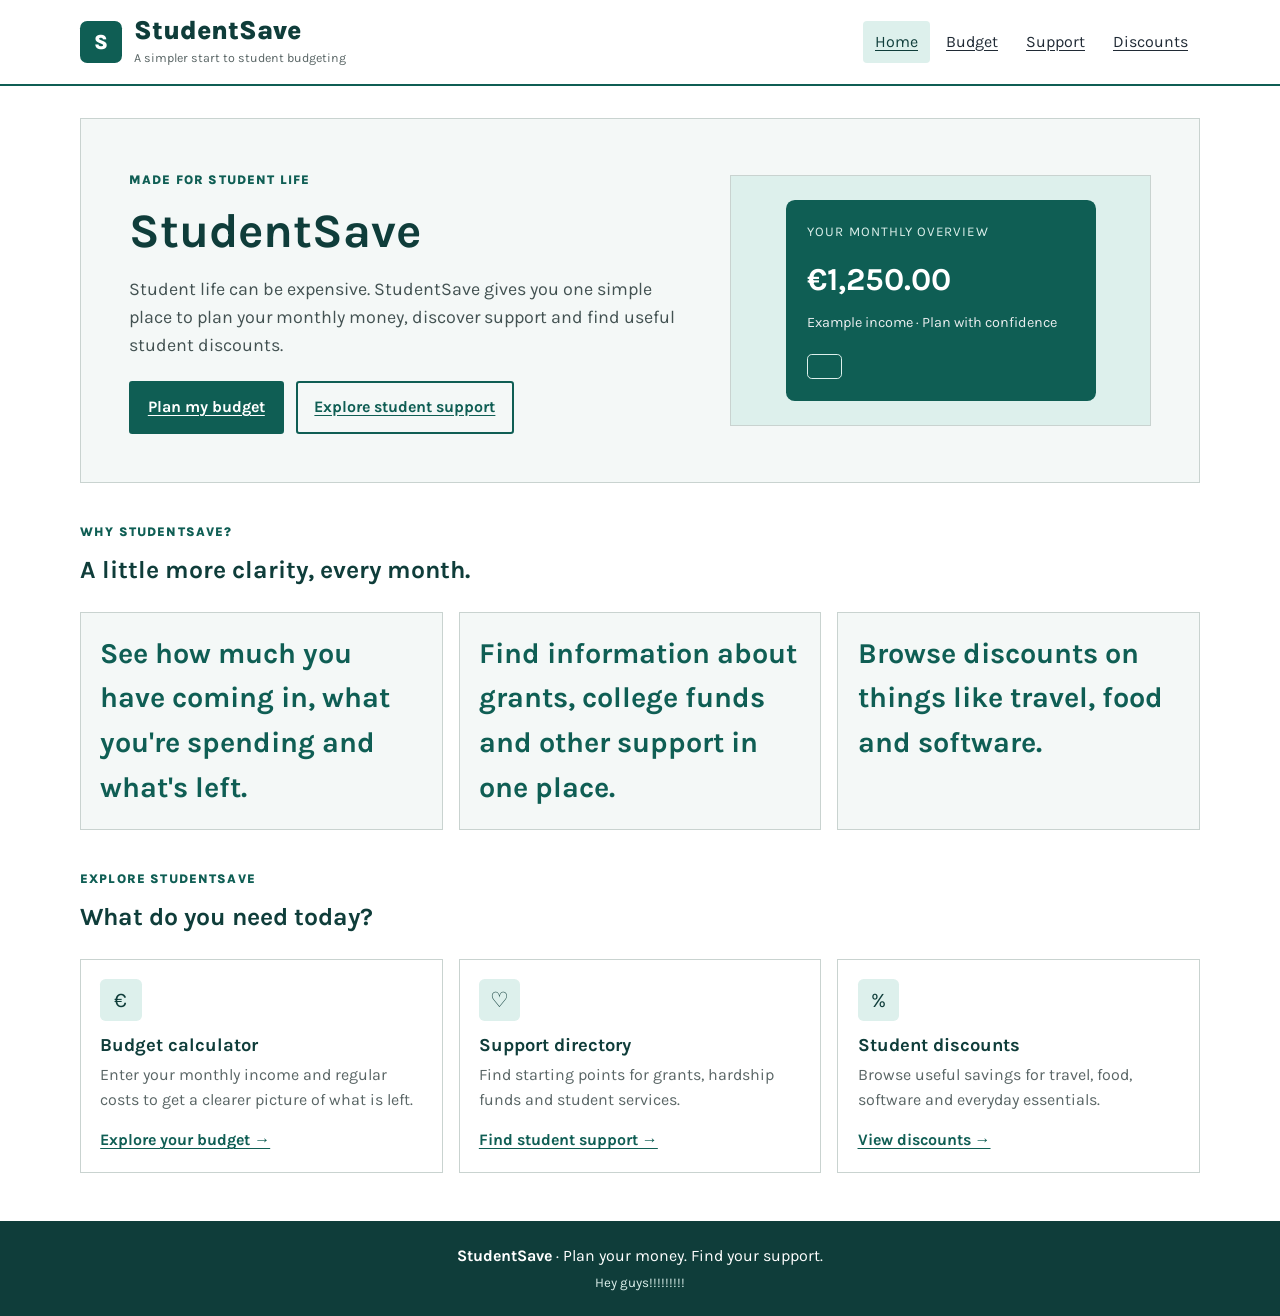
<file: index.html>
<!DOCTYPE html>
<html lang="en">
<head>
    <meta charset="UTF-8">
    <meta name="viewport" content="width=device-width, initial-scale=1.0">
    <meta name="description" content="StudentSave helps students plan their money and find trusted student support.">
    <title>Home | StudentSave</title>
    <link rel="stylesheet" href="styles.css">
    <link rel="preconnect" href="https://fonts.googleapis.com">
    <link rel="preconnect" href="https://fonts.gstatic.com" crossorigin>
    <link href="https://fonts.googleapis.com/css2?family=Karla:wght@400;500;600;700;800&display=swap" rel="stylesheet">
</head>
<body>
    <header class="site-header">
        <div class="header-inner">
            <a class="brand" href="index.html" aria-label="StudentSave home">
                <span class="brand-mark" aria-hidden="true">S</span>
                <span><span class="brand-name">StudentSave</span><span class="brand-tagline">A simpler start to student budgeting</span></span>
            </a>
            <nav aria-label="Main navigation">
                <a href="index.html" aria-current="page">Home</a>
                <a href="budget.html">Budget</a>
                <a href="support.html">Support</a>
                <a href="discounts.html">Discounts</a>
            </nav>
        </div>
    </header>
    <main>
        <section class="hero" aria-labelledby="welcome-title">
            <div class="hero-copy">
                <span class="eyebrow">Made for student life</span>
                <h1 id="welcome-title">StudentSave</h1>
                <p>Student life can be expensive. StudentSave gives you one simple place to plan your monthly money, discover support and find useful student discounts.</p>
                <div class="actions">
                    <a class="button-link" href="budget.html">Plan my budget</a>
                    <a class="button-link secondary" href="support.html">Explore student support</a>
                </div>
            </div>
            <div class="hero-art" aria-label="Illustration of a StudentSave budget card">
                <div class="wallet-card">
                    <small>Your monthly overview</small>
                    <strong>€1,250.00</strong>
                    <span>Example income · Plan with confidence</span>
                    <div class="card-chip" aria-hidden="true"></div>
                </div>
            </div>
        </section>

        <section class="section" aria-labelledby="why-title">
            <div class="section-heading">
                <div><span class="eyebrow">Why StudentSave?</span><h2 id="why-title">A little more clarity, every month.</h2></div>
            
            </div>
            <div class="stats-grid">
                <article class="stat"><strong>See how much you have coming in, what you're spending and what's left.</strong></article>
                <article class="stat"><strong>Find information about grants, college funds and other support in one place.</strong></article>
                <article class="stat"><strong>Browse discounts on things like travel, food and software.</strong></article>
            </div>
        </section>

        <section class="section" aria-labelledby="features-title">
            <div class="section-heading"><div><span class="eyebrow">Explore StudentSave</span><h2 id="features-title">What do you need today?</h2></div></div>
            <div class="feature-grid">
                <article class="feature-card">
                    <span class="feature-icon" aria-hidden="true">€</span>
                    <h3>Budget calculator</h3>
                    <p>Enter your monthly income and regular costs to get a clearer picture of what is left.</p>
                    <a class="text-link" href="budget.html">Explore your budget →</a>
                </article>
                <article class="feature-card">
                    <span class="feature-icon" aria-hidden="true">♡</span>
                    <h3>Support directory</h3>
                    <p>Find starting points for grants, hardship funds and student services.</p>
                    <a class="text-link" href="support.html">Find student support →</a>
                </article>
                <article class="feature-card">
                    <span class="feature-icon" aria-hidden="true">%</span>
                    <h3>Student discounts</h3>
                    <p>Browse useful savings for travel, food, software and everyday essentials.</p>
                    <a class="text-link" href="discounts.html">View discounts →</a>
                </article>
            </div>
        </section>

    </main>
    <footer class="site-footer">
        <p><strong>StudentSave</strong> · Plan your money. Find your support.</p>
        <small>Hey guys!!!!!!!!!
        </small>
    </footer>
</body>
</html>
</file>
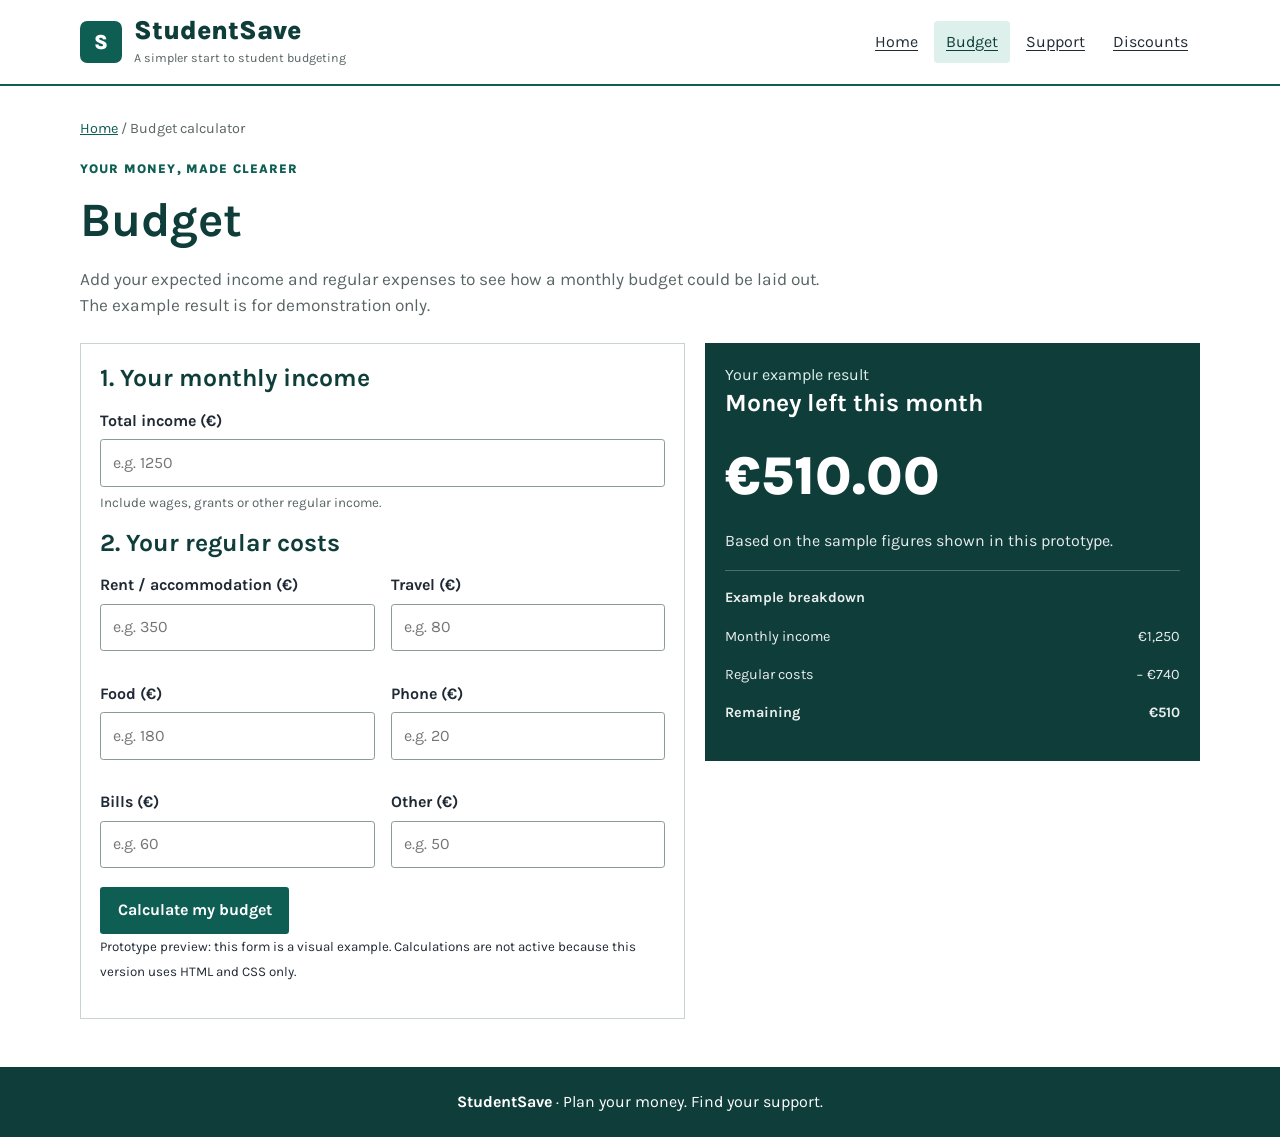
<file: budget.html>
<!DOCTYPE html>
<html lang="en">
<head>
    <meta charset="UTF-8">
    <meta name="viewport" content="width=device-width, initial-scale=1.0">
    <meta name="description" content="StudentSave helps students plan their money and find trusted student support.">
    <title>Budget calculator | StudentSave</title>
    <link rel="stylesheet" href="styles.css">
    <link rel="preconnect" href="https://fonts.googleapis.com">
    <link rel="preconnect" href="https://fonts.gstatic.com" crossorigin>
    <link href="https://fonts.googleapis.com/css2?family=Karla:wght@400;500;600;700;800&display=swap" rel="stylesheet">
</head>
<body>
    <header class="site-header">
        <div class="header-inner">
            <a class="brand" href="index.html" aria-label="StudentSave home">
                <span class="brand-mark" aria-hidden="true">S</span>
                <span><span class="brand-name">StudentSave</span><span class="brand-tagline">A simpler start to student budgeting</span></span>
            </a>
            <nav aria-label="Main navigation">
                <a href="index.html">Home</a>
                <a href="budget.html" aria-current="page">Budget</a>
                <a href="support.html">Support</a>
                <a href="discounts.html">Discounts</a>
            </nav>
        </div>
    </header>
    <main>
        <p class="breadcrumb"><a href="index.html">Home</a> / Budget calculator</p>
        <section class="page-intro">
            <span class="eyebrow">Your money, made clearer</span>
            <h1>Budget</h1>
            <p>Add your expected income and regular expenses to see how a monthly budget could be laid out. The example result is for demonstration only.</p>
        </section>
        <div class="budget-layout">
            <section class="panel" aria-labelledby="income-heading">
                <h2 id="income-heading">1. Your monthly income</h2>
                <div class="field"><label for="income">Total income (€)</label><input id="income" type="number" placeholder="e.g. 1250" aria-describedby="income-help"><small id="income-help">Include wages, grants or other regular income.</small></div>
                <h2>2. Your regular costs</h2>
                <div class="form-grid">
                    <div class="field"><label for="rent">Rent / accommodation (€)</label><input id="rent" type="number" placeholder="e.g. 350"></div>
                    <div class="field"><label for="travel">Travel (€)</label><input id="travel" type="number" placeholder="e.g. 80"></div>
                    <div class="field"><label for="food">Food (€)</label><input id="food" type="number" placeholder="e.g. 180"></div>
                    <div class="field"><label for="phone">Phone (€)</label><input id="phone" type="number" placeholder="e.g. 20"></div>
                    <div class="field"><label for="bills">Bills (€)</label><input id="bills" type="number" placeholder="e.g. 60"></div>
                    <div class="field"><label for="other">Other (€)</label><input id="other" type="number" placeholder="e.g. 50"></div>
                </div>
                <button class="fake-button" type="button">Calculate my budget</button>
                <p><small>Prototype preview: this form is a visual example. Calculations are not active because this version uses HTML and CSS only.</small></p>
            </section>
            <aside class="panel result-panel" aria-labelledby="result-heading">
                <span class="result-label">Your example result</span>
                <h2 id="result-heading">Money left this month</h2>
                <strong class="result-number">€510.00</strong>
                <p>Based on the sample figures shown in this prototype.</p>
                <div class="result-note">
                    <p><strong>Example breakdown</strong></p>
                    <p>Monthly income <span style="float:right">€1,250</span></p>
                    <p>Regular costs <span style="float:right">− €740</span></p>
                    <p><strong>Remaining <span style="float:right">€510</span></strong></p>
                </div>
            </aside>
        </div>
    </main>
    <footer class="site-footer">
        <p><strong>StudentSave</strong> · Plan your money. Find your support.</p>
        
    </footer>
</body>
</html>
</file>
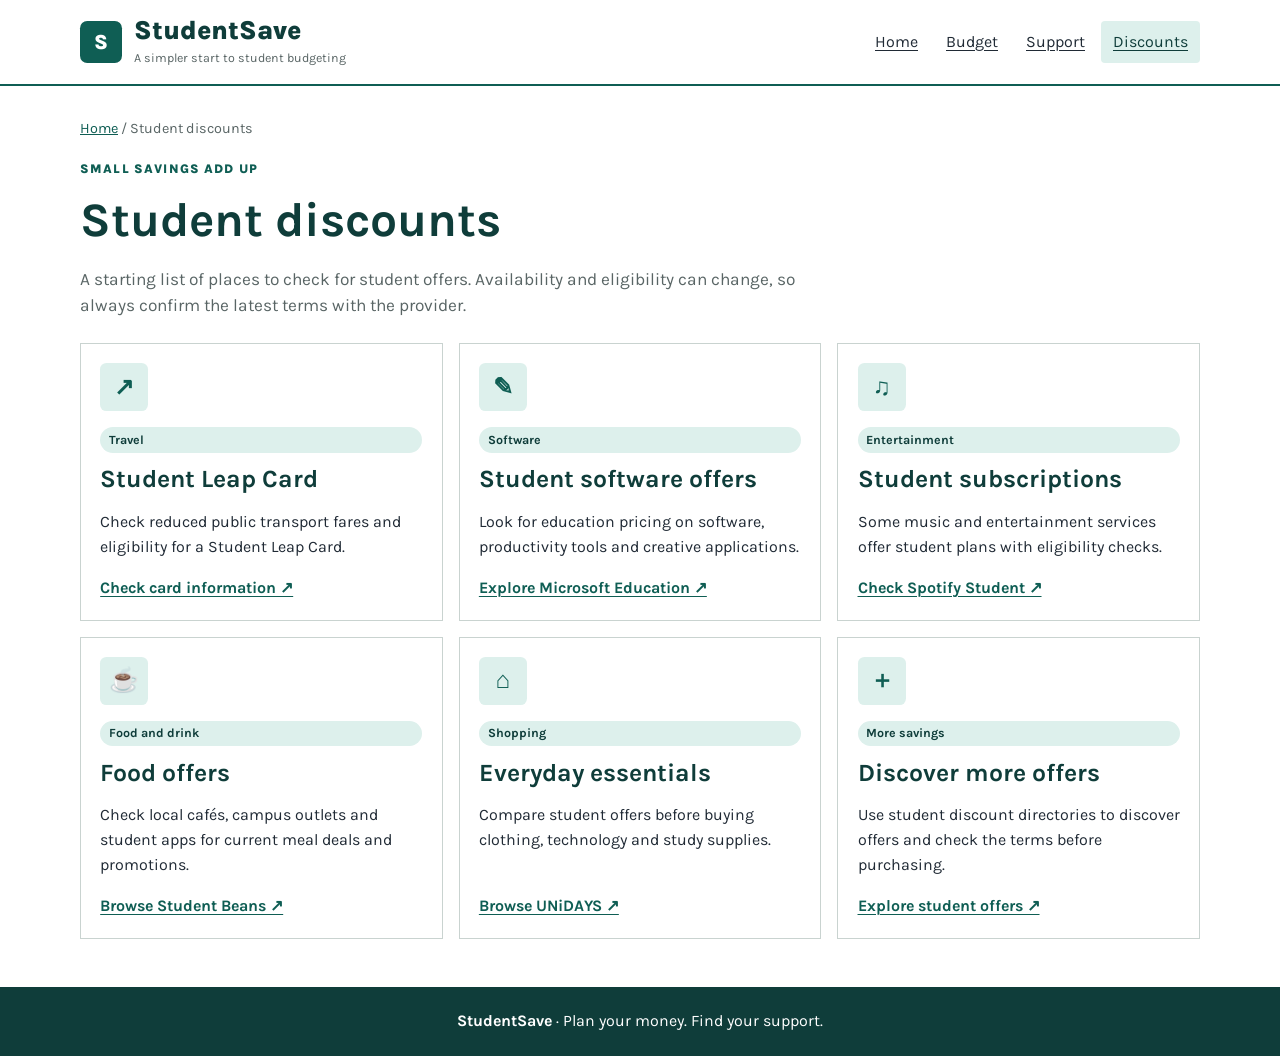
<file: discounts.html>
<!DOCTYPE html>
<html lang="en">
<head>
    <meta charset="UTF-8">
    <meta name="viewport" content="width=device-width, initial-scale=1.0">
    <meta name="description" content="StudentSave helps students plan their money and find trusted student support.">
    <title>Student discounts| StudentSave</title>
    <link rel="stylesheet" href="styles.css">
    <link rel="preconnect" href="https://fonts.googleapis.com">
    <link rel="preconnect" href="https://fonts.gstatic.com" crossorigin>
    <link href="https://fonts.googleapis.com/css2?family=Karla:wght@400;500;600;700;800&display=swap" rel="stylesheet">
</head>
<body>
    <header class="site-header">
        <div class="header-inner">
            <a class="brand" href="index.html" aria-label="StudentSave home">
                <span class="brand-mark" aria-hidden="true">S</span>
                <span><span class="brand-name">StudentSave</span><span class="brand-tagline">A simpler start to student budgeting</span></span>
            </a>
            <nav aria-label="Main navigation">
                <a href="index.html">Home</a>
                <a href="budget.html">Budget</a>
                <a href="support.html">Support</a>
                <a href="discounts.html" aria-current="page">Discounts</a>
            </nav>
        </div>
    </header>
    <main>
        <p class="breadcrumb"><a href="index.html">Home</a> / Student discounts</p>
        <section class="page-intro">
            <span class="eyebrow">Small savings add up</span>
            <h1>Student discounts</h1>
            <p>A starting list of places to check for student offers. Availability and eligibility can change, so always confirm the latest terms with the provider.</p>
        </section>
        <section class="discount-grid" aria-label="Student discount categories">
            <article class="panel discount-card">
                <span class="discount-symbol" aria-hidden="true">↗</span>
                <span class="category-tag">Travel</span>
                <h2>Student Leap Card</h2>
                <p>Check reduced public transport fares and eligibility for a Student Leap Card.</p>
                <a class="text-link" href="https://about.leapcard.ie/young-adult-and-student-leap-cards" target="_blank" rel="noopener">Check card information ↗</a>
            </article>
            <article class="panel discount-card">
                <span class="discount-symbol" aria-hidden="true">✎</span>
                <span class="category-tag">Software</span>
                <h2>Student software offers</h2>
                <p>Look for education pricing on software, productivity tools and creative applications.</p>
                <a class="text-link" href="https://www.microsoft.com/en-ie/education" target="_blank" rel="noopener">Explore Microsoft Education ↗</a>
            </article>
            <article class="panel discount-card">
                <span class="discount-symbol" aria-hidden="true">♫</span>
                <span class="category-tag">Entertainment</span>
                <h2>Student subscriptions</h2>
                <p>Some music and entertainment services offer student plans with eligibility checks.</p>
                <a class="text-link" href="https://www.spotify.com/ie/student/" target="_blank" rel="noopener">Check Spotify Student ↗</a>
            </article>
            <article class="panel discount-card">
                <span class="discount-symbol" aria-hidden="true">☕</span>
                <span class="category-tag">Food and drink</span>
                <h2>Food offers</h2>
                <p>Check local cafés, campus outlets and student apps for current meal deals and promotions.</p>
                <a class="text-link" href="https://www.studentbeans.com/ie" target="_blank" rel="noopener">Browse Student Beans ↗</a>
            </article>
            <article class="panel discount-card">
                <span class="discount-symbol" aria-hidden="true">⌂</span>
                <span class="category-tag">Shopping</span>
                <h2>Everyday essentials</h2>
                <p>Compare student offers before buying clothing, technology and study supplies.</p>
                <a class="text-link" href="https://www.myunidays.com/IE/en-IE" target="_blank" rel="noopener">Browse UNiDAYS ↗</a>
            </article>
            <article class="panel discount-card">
                <span class="discount-symbol" aria-hidden="true">＋</span>
                <span class="category-tag">More savings</span>
                <h2>Discover more offers</h2>
                <p>Use student discount directories to discover offers and check the terms before purchasing.</p>
                <a class="text-link" href="https://www.studentbeans.com/ie" target="_blank" rel="noopener">Explore student offers ↗</a>
            </article>
        </section>
        
    </main>
    <footer class="site-footer">
        <p><strong>StudentSave</strong> · Plan your money. Find your support.</p>
    
    </footer>
</body>
</html>
</file>
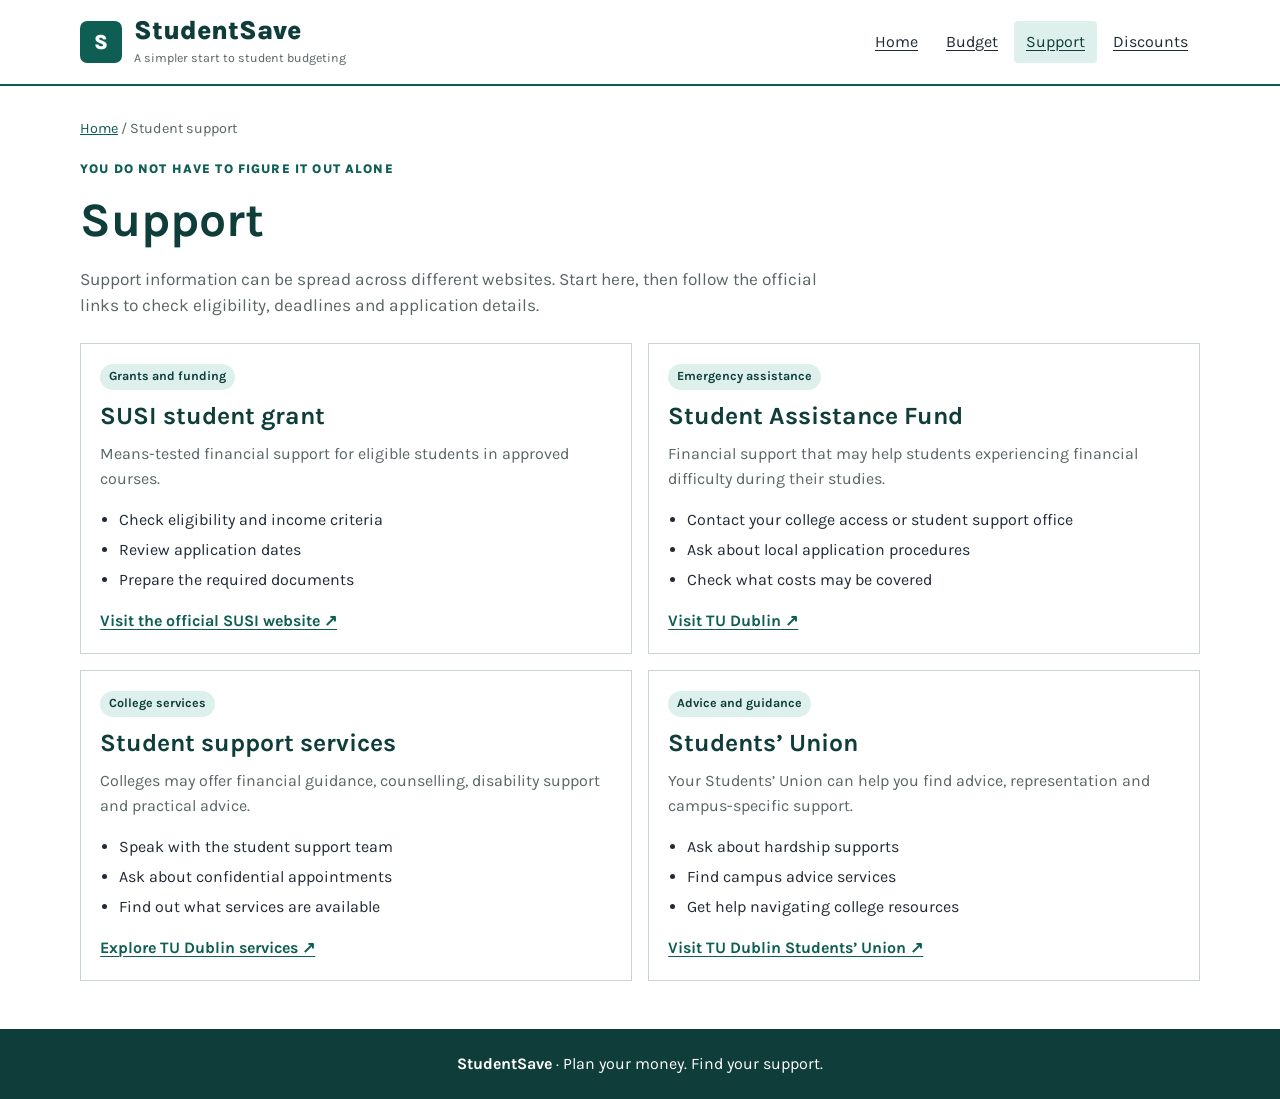
<file: support.html>
<!DOCTYPE html>
<html lang="en">
<head>
    <meta charset="UTF-8">
    <meta name="viewport" content="width=device-width, initial-scale=1.0">
    <meta name="description" content="StudentSave helps students plan their money and find trusted student support.">
    <title>Student support | StudentSave</title>
    <link rel="stylesheet" href="styles.css">
    <link rel="preconnect" href="https://fonts.googleapis.com">
    <link rel="preconnect" href="https://fonts.gstatic.com" crossorigin>
    <link href="https://fonts.googleapis.com/css2?family=Karla:wght@400;500;600;700;800&display=swap" rel="stylesheet">
</head>
<body>
    <header class="site-header">
        <div class="header-inner">
            <a class="brand" href="index.html" aria-label="StudentSave home">
                <span class="brand-mark" aria-hidden="true">S</span>
                <span><span class="brand-name">StudentSave</span><span class="brand-tagline">A simpler start to student budgeting</span></span>
            </a>
            <nav aria-label="Main navigation">
                <a href="index.html">Home</a>
                <a href="budget.html">Budget</a>
                <a href="support.html" aria-current="page">Support</a>
                <a href="discounts.html">Discounts</a>
            </nav>
        </div>
    </header>
    <main>
        <p class="breadcrumb"><a href="index.html">Home</a> / Student support</p>
        <section class="page-intro">
            <span class="eyebrow">You do not have to figure it out alone</span>
            <h1>Support</h1>
            <p>Support information can be spread across different websites. Start here, then follow the official links to check eligibility, deadlines and application details.</p>
        </section>
        <section class="support-grid" aria-label="Student support options">
            <article class="listing-card">
                <span class="category-tag">Grants and funding</span>
                <h2>SUSI student grant</h2>
                <p>Means-tested financial support for eligible students in approved courses.</p>
                <ul><li>Check eligibility and income criteria</li><li>Review application dates</li><li>Prepare the required documents</li></ul>
                <a class="text-link" href="https://www.susi.ie/" target="_blank" rel="noopener">Visit the official SUSI website ↗</a>
            </article>
            <article class="listing-card">
                <span class="category-tag">Emergency assistance</span>
                <h2>Student Assistance Fund</h2>
                <p>Financial support that may help students experiencing financial difficulty during their studies.</p>
                <ul><li>Contact your college access or student support office</li><li>Ask about local application procedures</li><li>Check what costs may be covered</li></ul>
                <a class="text-link" href="https://www.tudublin.ie/" target="_blank" rel="noopener">Visit TU Dublin ↗</a>
            </article>
            <article class="listing-card">
                <span class="category-tag">College services</span>
                <h2>Student support services</h2>
                <p>Colleges may offer financial guidance, counselling, disability support and practical advice.</p>
                <ul><li>Speak with the student support team</li><li>Ask about confidential appointments</li><li>Find out what services are available</li></ul>
                <a class="text-link" href="https://www.tudublin.ie/" target="_blank" rel="noopener">Explore TU Dublin services ↗</a>
            </article>
            <article class="listing-card">
                <span class="category-tag">Advice and guidance</span>
                <h2>Students’ Union</h2>
                <p>Your Students’ Union can help you find advice, representation and campus-specific support.</p>
                <ul><li>Ask about hardship supports</li><li>Find campus advice services</li><li>Get help navigating college resources</li></ul>
                <a class="text-link" href="https://www.tudublinsu.ie/" target="_blank" rel="noopener">Visit TU Dublin Students’ Union ↗</a>
            </article>
        </section>
        
    </main>
    <footer class="site-footer">
        <p><strong>StudentSave</strong> · Plan your money. Find your support.</p>
    </footer>
</body>
</html>
</file>
<file: styles.css>
/* StudentSave prototype — HTML and CSS only */
:root {
    color-scheme: light;
    --teal: #0F5E54;
    --teal-bright: #1A9988;
    --teal-dark: #0F3D3A;
    --teal-pale: #DDF0EC;
    --ink: #202A35;
    --muted: #596565;
    --paper: #FFFFFF;
    --soft: #F4F8F7;
    --line: #C9D3D0;
    --warm: #FDEBDF;
    font-size: 100%;
}
* { box-sizing: border-box; }
html { scroll-behavior: smooth; }
body {
    margin: 0;
    color: var(--ink);
    background: var(--paper);
    font-family: "Karla", Arial, sans-serif;
    font-size: 1rem;
    line-height: 1.55;
}
a { color: var(--teal); }
a:hover { color: var(--teal-dark); }
a:focus-visible, input:focus-visible, button:focus-visible {
    outline: .2rem solid var(--teal-bright);
    outline-offset: .2rem;
}
.site-header {
    padding: 1rem max(1.25rem, calc((100% - 1120px) / 2));
    background: #fff;
    border-bottom: .16rem solid var(--teal);
}
.header-inner {
    display: flex;
    align-items: center;
    justify-content: space-between;
    gap: 1.25rem;
    flex-wrap: wrap;
}
.brand {
    display: flex;
    align-items: center;
    gap: .7rem;
    color: var(--teal-dark);
    text-decoration: none;
}
.brand-mark {
    display: grid;
    place-items: center;
    width: 2.65rem;
    height: 2.65rem;
    color: #fff;
    background: var(--teal);
    border-radius: .45rem;
    font-size: 1.3rem;
    font-weight: 800;
}
.brand-name { margin: 0; font-size: 1.65rem; line-height: 1.1; font-weight: 800; }
.brand-tagline { display: block; margin-top: .12rem; color: var(--muted); font-size: .78rem; }
nav { display: flex; flex-wrap: wrap; justify-content: flex-end; gap: .25rem; }
nav a {
    display: inline-block;
    padding: .55rem .75rem;
    color: var(--ink);
    border-radius: .25rem;
    text-decoration: underline;
    text-underline-offset: .18em;
}
nav a:hover, nav a[aria-current="page"] { color: var(--teal-dark); background: var(--teal-pale); }
main { width: min(1120px, calc(100% - 2.5rem)); margin: 2rem auto 3rem; }
h1, h2, h3 { line-height: 1.2; color: var(--teal-dark); }
h1 { margin: 0 0 1rem; font-size: clamp(2rem, 4vw, 3rem); }
h2 { margin: 0 0 .7rem; font-size: 1.55rem; }
h3 { margin: 0 0 .45rem; font-size: 1.15rem; }
p { margin: 0 0 1rem; }
.eyebrow {
    display: inline-block;
    margin-bottom: .8rem;
    color: var(--teal);
    font-size: .8rem;
    font-weight: 800;
    letter-spacing: .09em;
    text-transform: uppercase;
}
.hero {
    display: grid;
    grid-template-columns: 1.15fr .85fr;
    gap: 2rem;
    align-items: center;
    padding: clamp(1.5rem, 4vw, 3rem);
    background: var(--soft);
    border: 1px solid var(--line);
}
.hero-copy { max-width: 650px; }
.hero-copy p { max-width: 58ch; color: #435252; font-size: 1.12rem; }
.hero-art {
    min-height: 250px;
    display: grid;
    place-items: center;
    padding: 1.5rem;
    background: var(--teal-pale);
    border: 1px solid var(--line);
}
.wallet-card {
    width: min(100%, 310px);
    padding: 1.35rem;
    color: white;
    background: var(--teal);
    border-radius: .55rem;
    
    
}
.wallet-card small { display: block; color: #DDF0EC; letter-spacing: .08em; text-transform: uppercase; }
.wallet-card strong { display: block; margin: .8rem 0 .3rem; font-size: 2rem; }
.wallet-card span { color: #E9EDEE; font-size: .9rem; }
.card-chip { width: 2.2rem; height: 1.55rem; margin-top: 1.25rem; border: 1px solid #DDF0EC; border-radius: .3rem; }
.actions { display: flex; flex-wrap: wrap; gap: .75rem; margin-top: 1.35rem; }
.button-link {
    display: inline-block;
    padding: .75rem 1.05rem;
    color: #fff;
    background: var(--teal);
    border: 2px solid var(--teal);
    border-radius: .2rem;
    font-weight: 700;
    text-decoration: underline;
    text-underline-offset: .18em;
}
.button-link:hover { color: #fff; background: var(--teal-dark); border-color: var(--teal-dark); }
.button-link.secondary { color: var(--teal); background: transparent; }
.button-link.secondary:hover { color: #fff; background: var(--teal-dark); }
.section { margin-top: 2.25rem; }
.section-heading { display: flex; align-items: end; justify-content: space-between; gap: 1rem; margin-bottom: 1rem; }
.section-heading p { max-width: 58ch; margin: 0; color: var(--muted); }
.stats-grid, .feature-grid, .card-grid { display: grid; grid-template-columns: repeat(3, minmax(0, 1fr)); gap: 1rem; }
.stat, .panel, .feature-card, .listing-card, .step-card {
    padding: 1.2rem;
    background: #fff;
    border: 1px solid var(--line);
}
.stat { background: var(--soft); }
.stat strong { display: block; color: var(--teal); font-size: 1.8rem; }
.stat span { color: var(--muted); }
.feature-icon {
    display: grid;
    place-items: center;
    width: 2.6rem;
    height: 2.6rem;
    margin-bottom: .8rem;
    color: var(--teal-dark);
    background: var(--teal-pale);
    border-radius: .35rem;
    font-size: 1.3rem;
}
.feature-card p, .listing-card p, .step-card p { color: var(--muted); }
.text-link { font-weight: 700; text-decoration-thickness: 1px; text-underline-offset: .18em; }
.notice {
    margin-top: 1.5rem;
    padding: 1rem 1.2rem;
    background: var(--warm);
    border-left: .25rem solid #EB5600;
}
.page-intro { max-width: 760px; margin-bottom: 1.5rem; }
.page-intro p { color: var(--muted); font-size: 1.08rem; }
.breadcrumb { margin-bottom: 1rem; color: var(--muted); font-size: .9rem; }
.breadcrumb a { color: var(--teal); }
.budget-layout { display: grid; grid-template-columns: 1.1fr .9fr; gap: 1.25rem; align-items: start; }
.panel h2 { margin-bottom: 1rem; }
.form-grid { display: grid; grid-template-columns: 1fr 1fr; gap: 1rem; }
.field { display: flex; flex-direction: column; gap: .35rem; margin-bottom: .9rem; }
.field label { color: var(--ink); font-weight: 700; }
.field input {
    width: 100%;
    min-height: 2.8rem;
    padding: .65rem .75rem;
    color: var(--ink);
    background: #fff;
    border: 1px solid #899B97;
    border-radius: .2rem;
    font: inherit;
}
.field small { color: var(--muted); }
.fake-button {
    display: inline-block;
    margin-top: .25rem;
    padding: .7rem 1.1rem;
    color: white;
    background: var(--teal);
    border: 0;
    border-radius: .2rem;
    font: inherit;
    font-weight: 700;
}
.result-panel { color: #fff; background: var(--teal-dark); border-color: var(--teal-dark); }
.result-panel h2 { color: #fff; }
.result-label { color: #DDF0EC; }
.result-number { display: block; margin: .25rem 0 .7rem; font-size: clamp(2.2rem, 5vw, 3.4rem); font-weight: 800; }
.result-panel p { color: #E9EDEE; }
.result-note { margin-top: 1rem; padding-top: 1rem; border-top: 1px solid rgba(255,255,255,.25); font-size: .9rem; }
.support-grid { display: grid; grid-template-columns: repeat(2, minmax(0, 1fr)); gap: 1rem; }
.category-tag {
    display: inline-block;
    margin-bottom: .7rem;
    padding: .2rem .55rem;
    color: var(--teal-dark);
    background: var(--teal-pale);
    border-radius: 2rem;
    font-size: .78rem;
    font-weight: 700;
}
.listing-card ul { padding-left: 1.2rem; margin: .7rem 0 1rem; }
.listing-card li { margin-bottom: .35rem; }
.discount-grid { display: grid; grid-template-columns: repeat(3, minmax(0, 1fr)); gap: 1rem; }
.discount-card { display: flex; flex-direction: column; min-height: 230px; }
.discount-card .text-link { margin-top: auto; }
.discount-symbol {
    display: grid;
    place-items: center;
    width: 3rem;
    height: 3rem;
    margin-bottom: 1rem;
    color: var(--teal);
    background: var(--teal-pale);
    border-radius: .4rem;
    font-size: 1.5rem;
    font-weight: 800;
}
.site-footer {
    padding: 1.4rem 1.25rem;
    color: #fff;
    background: var(--teal-dark);
    text-align: center;
}
.site-footer p { margin: 0; }
.site-footer small { display: block; margin-top: .25rem; color: #DDF0EC; }
@media (max-width: 760px) {
    .hero, .budget-layout { grid-template-columns: 1fr; }
    .hero-art { min-height: 210px; }
    .stats-grid, .feature-grid, .card-grid, .discount-grid { grid-template-columns: repeat(2, minmax(0, 1fr)); }
}
@media (max-width: 520px) {
    .site-header { padding: 1rem; }
    .header-inner { align-items: flex-start; }
    nav { justify-content: flex-start; }
    nav a { padding: .45rem .55rem; }
    main { width: min(100% - 1.25rem, 1120px); margin-top: 1.2rem; }
    .hero { padding: 1.2rem; }
    .stats-grid, .feature-grid, .card-grid, .support-grid, .discount-grid, .form-grid { grid-template-columns: 1fr; }
    .section-heading { display: block; }
}
</file>
